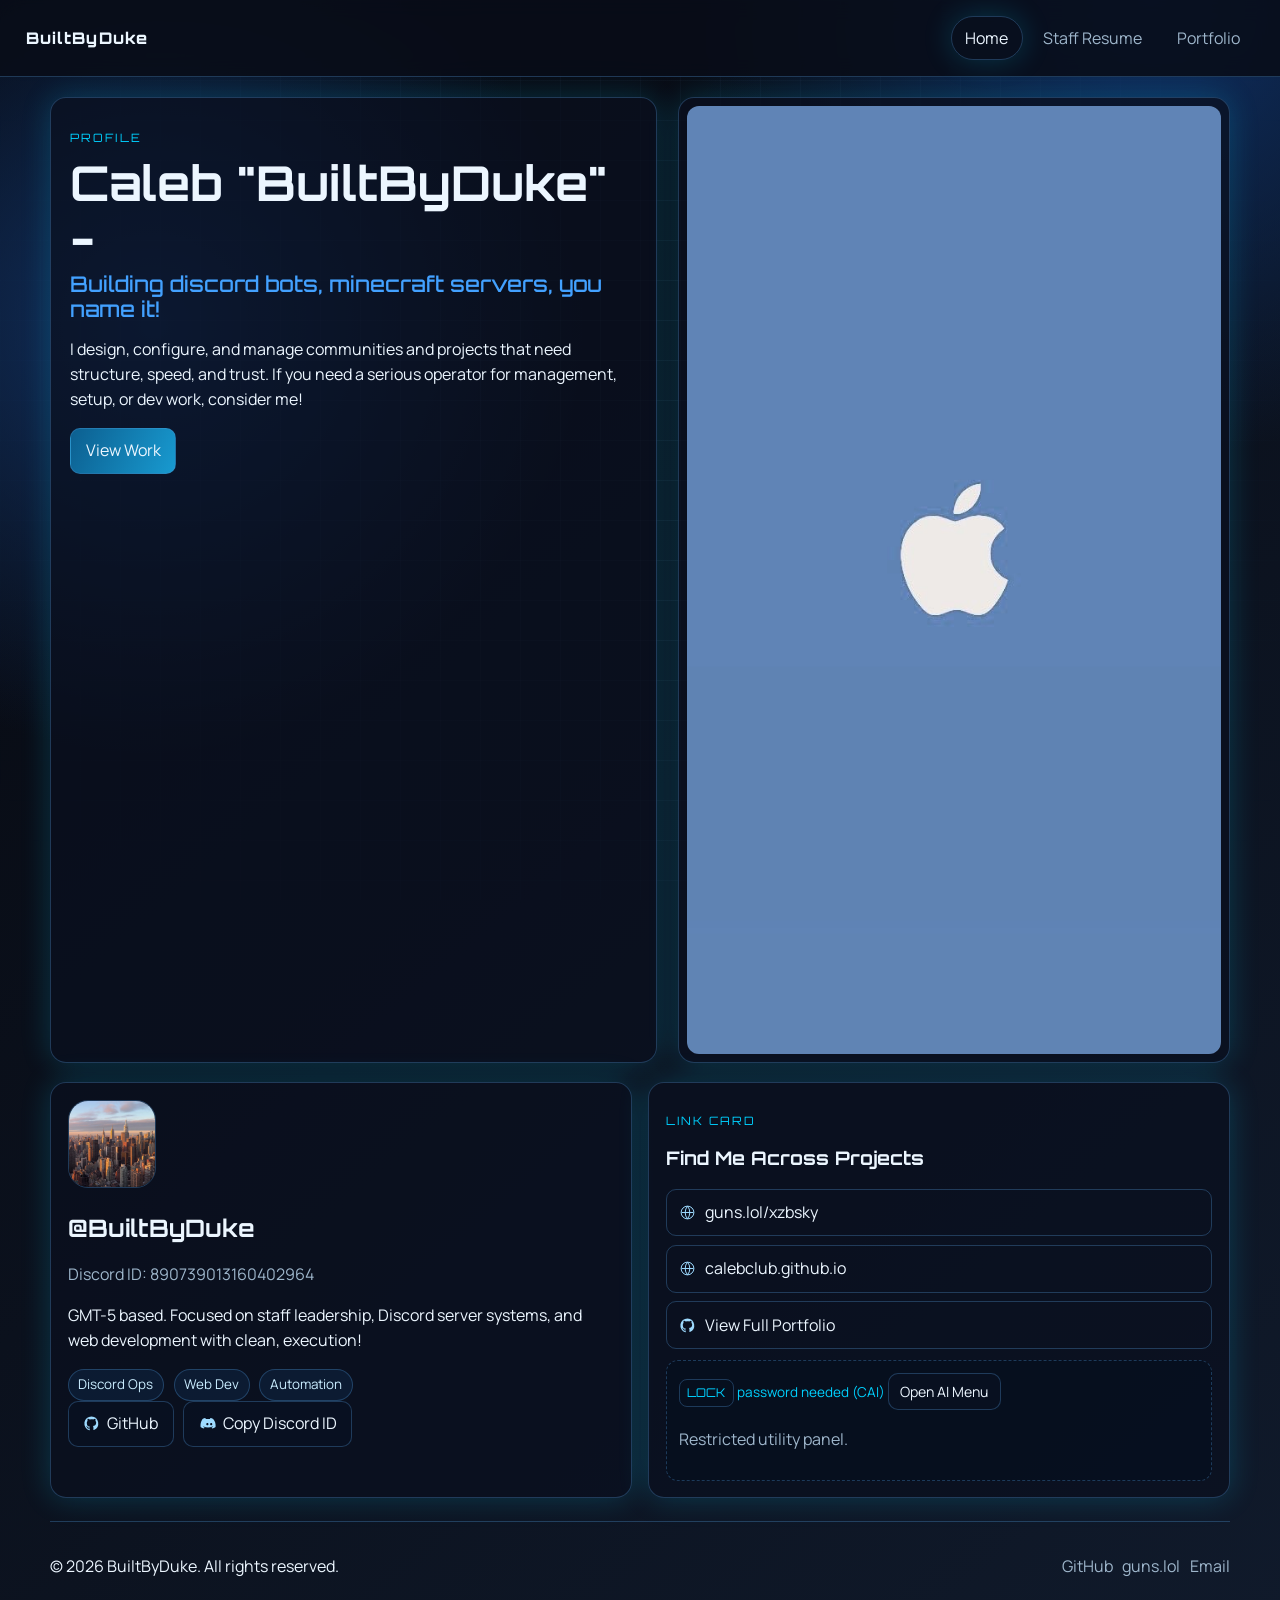
<file: index.html>
<!doctype html>
<html lang="en">
  <head>
    <meta charset="utf-8" />
    <meta name="viewport" content="width=device-width, initial-scale=1" />
    <title>BuiltByDuke | Developer</title>
    <meta
      name="description"
      content="BuiltByDuke - All about me, and my website!"
    />
    <link rel="preconnect" href="https://fonts.googleapis.com" />
    <link rel="preconnect" href="https://fonts.gstatic.com" crossorigin />
    <link
      href="https://fonts.googleapis.com/css2?family=Orbitron:wght@500;700;800&family=Manrope:wght@400;500;700&display=swap"
      rel="stylesheet"
    />
    <link rel="stylesheet" href="style.css" />
  </head>
  <body>
    <div class="site-bg" aria-hidden="true"></div>
    <header class="site-header">
      <a class="brand" href="index.html">BuiltByDuke</a>
      <button class="nav-toggle" type="button" aria-expanded="false" aria-controls="site-nav">
        <span></span><span></span><span></span>
      </button>
      <nav id="site-nav" class="site-nav" aria-label="Main navigation">
        <a class="active" href="index.html">Home</a>
        <a href="staff.html">Staff Resume</a>
        <a href="portfolio.html">Portfolio</a>
      </nav>
    </header>

    <main>
      <section class="hero reveal">
        <div class="hero-copy">
          <p class="kicker">PROFILE</p>
          <h1>
            Caleb "BuiltByDuke" -
            <span>Building discord bots, minecraft servers, you name it! </span>
          </h1>
          <p>
            I design, configure, and manage communities and projects that need structure,
            speed, and trust. If you need a serious operator for management, setup, or dev work, consider me!
          </p>
          <div class="hero-actions">
            <a class="btn btn-primary" href="portfolio.html">View Work</a>
          </div>
        </div>
        <div class="hero-media">
          <img src="assets/images/background.jpg" alt="Cyber style background" />
        </div>
      </section>

      <section class="bio-grid reveal">
        <article class="profile-card">
          <img class="avatar" src="assets/images/profile.jpg" alt="Profile avatar" />
          <h2>@BuiltByDuke</h2>
          <p class="muted">Discord ID: 890739013160402964</p>
          <p>
            GMT-5 based. Focused on staff leadership, Discord server systems, and web development with clean,
            execution!
          </p>
          <div class="chip-row">
            <span class="chip">Discord Ops</span>
            <span class="chip">Web Dev</span>
            <span class="chip">Automation</span>
          </div>
          <div class="profile-actions">
            <a class="icon-btn" href="https://github.com/CalebClub" target="_blank" rel="noreferrer">
              <img src="assets/icons/github.svg" alt="GitHub" />
              GitHub
            </a>
            <button class="icon-btn" data-copy="890739013160402964" type="button">
              <img src="assets/icons/discord.svg" alt="Discord" />
              Copy Discord ID
            </button>
          </div>
        </article>

        <article class="guns-card">
          <p class="kicker">LINK CARD</p>
          <h3>Find Me Across Projects</h3>
          <a class="link-row" href="https://guns.lol/xzbsky" target="_blank" rel="noreferrer">
            <img src="assets/icons/globe.svg" alt="Website" />
            guns.lol/xzbsky
          </a>
          <a class="link-row" href="https://calebclub.github.io" target="_blank" rel="noreferrer">
            <img src="assets/icons/globe.svg" alt="Website" />
            calebclub.github.io
          </a>
          <a class="link-row" href="portfolio.html">
            <img src="assets/icons/github.svg" alt="Portfolio" />
            View Full Portfolio
          </a>

          <div class="ai-lock-card" aria-live="polite">
            <div class="lock-icon" aria-hidden="true">LOCK</div>
            <a class="ai-link" href="https://nexus-coder-4.preview.emergentagent.com/" target="_blank" rel="noreferrer">password needed (CAI)</a>
            <button id="aiLockButton" class="btn btn-small" type="button">Open AI Menu</button>
            <p id="aiLockStatus" class="muted">Restricted utility panel.</p>
          </div>
        </article>
      </section>
    </main>

    <footer class="site-footer">
      <p>© <span id="year"></span> BuiltByDuke. All rights reserved.</p>
      <div class="footer-links">
        <a href="https://github.com/CalebClub" target="_blank" rel="noreferrer">GitHub</a>
        <a href="https://guns.lol/xzbsky" target="_blank" rel="noreferrer">guns.lol</a>
        <a href="mailto:notxzbz@gmail.com">Email</a>
      </div>
    </footer>

    <script src="script.js" defer></script>
  </body>
</html>
</file>
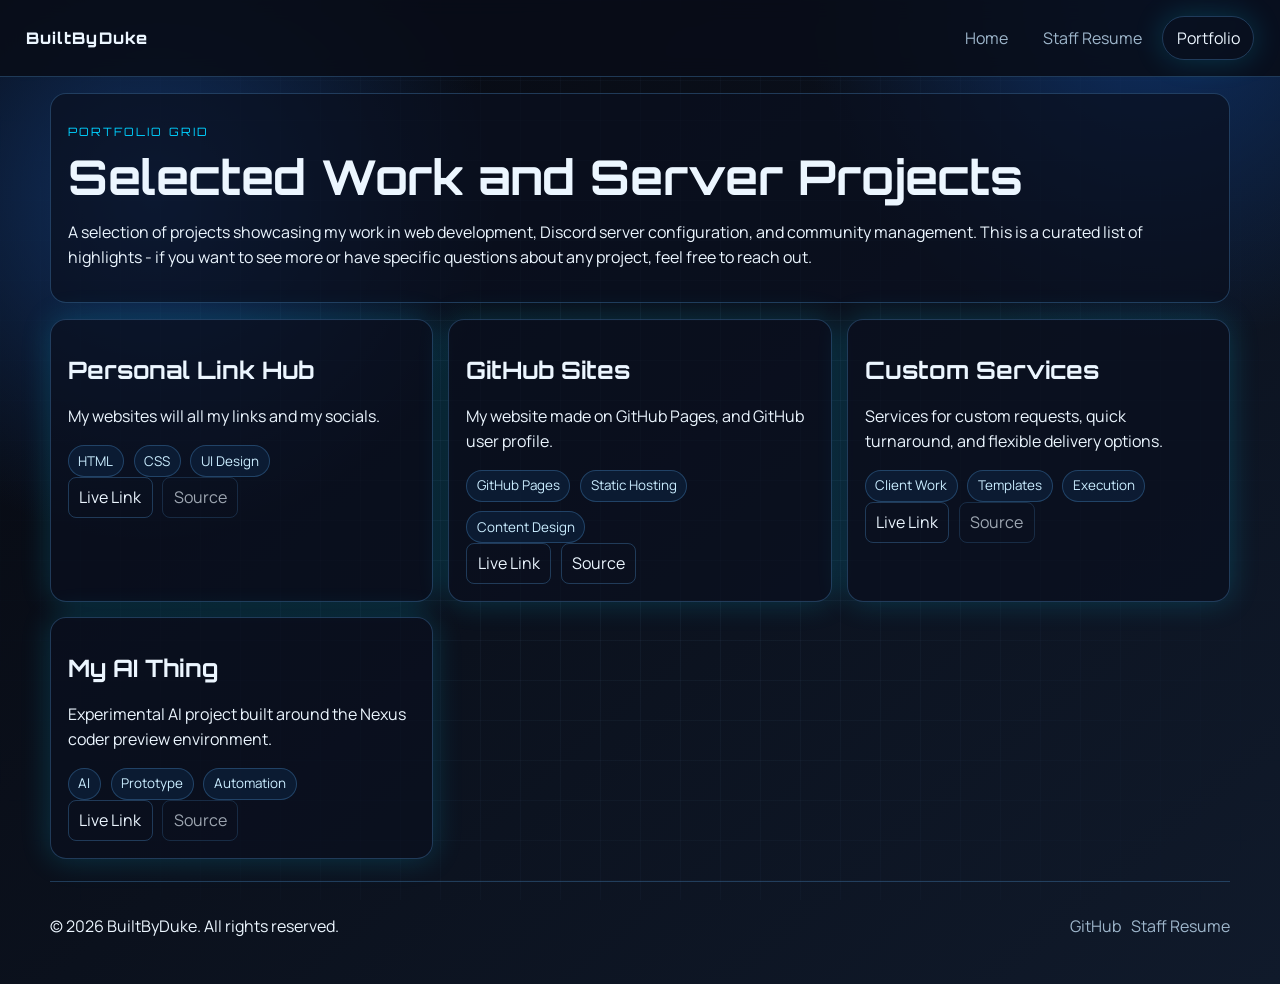
<file: portfolio.html>
<!doctype html>
<html lang="en">
  <head>
    <meta charset="utf-8" />
    <meta name="viewport" content="width=device-width, initial-scale=1" />
    <title>Portfolio | BuiltByDuke</title>
    <meta name="description" content="Portfolio of coding, Discord configuration, and management work by BuiltByDuke." />
    <link rel="preconnect" href="https://fonts.googleapis.com" />
    <link rel="preconnect" href="https://fonts.gstatic.com" crossorigin />
    <link
      href="https://fonts.googleapis.com/css2?family=Orbitron:wght@500;700;800&family=Manrope:wght@400;500;700&display=swap"
      rel="stylesheet"
    />
    <link rel="stylesheet" href="style.css" />
  </head>
  <body>
    <div class="site-bg" aria-hidden="true"></div>
    <header class="site-header">
      <a class="brand" href="index.html">BuiltByDuke</a>
      <button class="nav-toggle" type="button" aria-expanded="false" aria-controls="site-nav">
        <span></span><span></span><span></span>
      </button>
      <nav id="site-nav" class="site-nav" aria-label="Main navigation">
        <a href="index.html">Home</a>
        <a href="staff.html">Staff Resume</a>
        <a class="active" href="portfolio.html">Portfolio</a>
      </nav>
    </header>

    <main class="page-wrap">
      <section class="page-intro reveal">
        <p class="kicker">PORTFOLIO GRID</p>
        <h1>Selected Work and Server Projects</h1>
        <p>
            A selection of projects showcasing my work in web development, Discord server configuration, and
            community management. This is a curated list of highlights - if you want to see more or have specific
            questions about any project, feel free to reach out.
        </p>
      </section>

      <section id="portfolio-grid" class="portfolio-grid reveal" aria-label="Project cards">
        <article class="work-card">
          <h2>Personal Link Hub</h2>
          <p>My websites will all my links and my socials.</p>
          <div class="chip-row">
            <span class="chip">HTML</span>
            <span class="chip">CSS</span>
            <span class="chip">UI Design</span>
          </div>
          <div class="work-links">
            <a href="https://guns.lol/xzbsky" target="_blank" rel="noreferrer">Live Link</a>
            <a href="#" aria-disabled="true">Source</a>
          </div>
        </article>

        <article class="work-card">
          <h2>GitHub Sites</h2>
          <p>My website made on GitHub Pages, and GitHub user profile.</p>
          <div class="chip-row">
            <span class="chip">GitHub Pages</span>
            <span class="chip">Static Hosting</span>
            <span class="chip">Content Design</span>
          </div>
          <div class="work-links">
            <a href="https://calebclub.github.io" target="_blank" rel="noreferrer">Live Link</a>
            <a href="https://github.com/CalebClub" target="_blank" rel="noreferrer">Source</a>
          </div>
        </article>

        <article class="work-card">
          <h2>Custom Services</h2>
          <p>Services for custom requests, quick turnaround, and flexible delivery options.</p>
          <div class="chip-row">
            <span class="chip">Client Work</span>
            <span class="chip">Templates</span>
            <span class="chip">Execution</span>
          </div>
          <div class="work-links">
            <a href="https://tinyurl.com/BBDSe60X" target="_blank" rel="noreferrer">Live Link</a>
            <a href="#" aria-disabled="true">Source</a>
          </div>
        </article>

        <article class="work-card">
          <h2>My AI Thing</h2>
          <p>Experimental AI project built around the Nexus coder preview environment.</p>
          <div class="chip-row">
            <span class="chip">AI</span>
            <span class="chip">Prototype</span>
            <span class="chip">Automation</span>
          </div>
          <div class="work-links">
            <a href="https://nexus-coder-4.preview.emergentagent.com/" target="_blank" rel="noreferrer">Live Link</a>
            <a href="#" aria-disabled="true">Source</a>
          </div>
        </article>

      </section>
    </main>

    <footer class="site-footer">
      <p>© <span id="year"></span> BuiltByDuke. All rights reserved.</p>
      <div class="footer-links">
        <a href="https://github.com/CalebClub" target="_blank" rel="noreferrer">GitHub</a>
        <a href="staff.html">Staff Resume</a>
      </div>
    </footer>

    <script src="script.js" defer></script>
  </body>
</html>
</file>
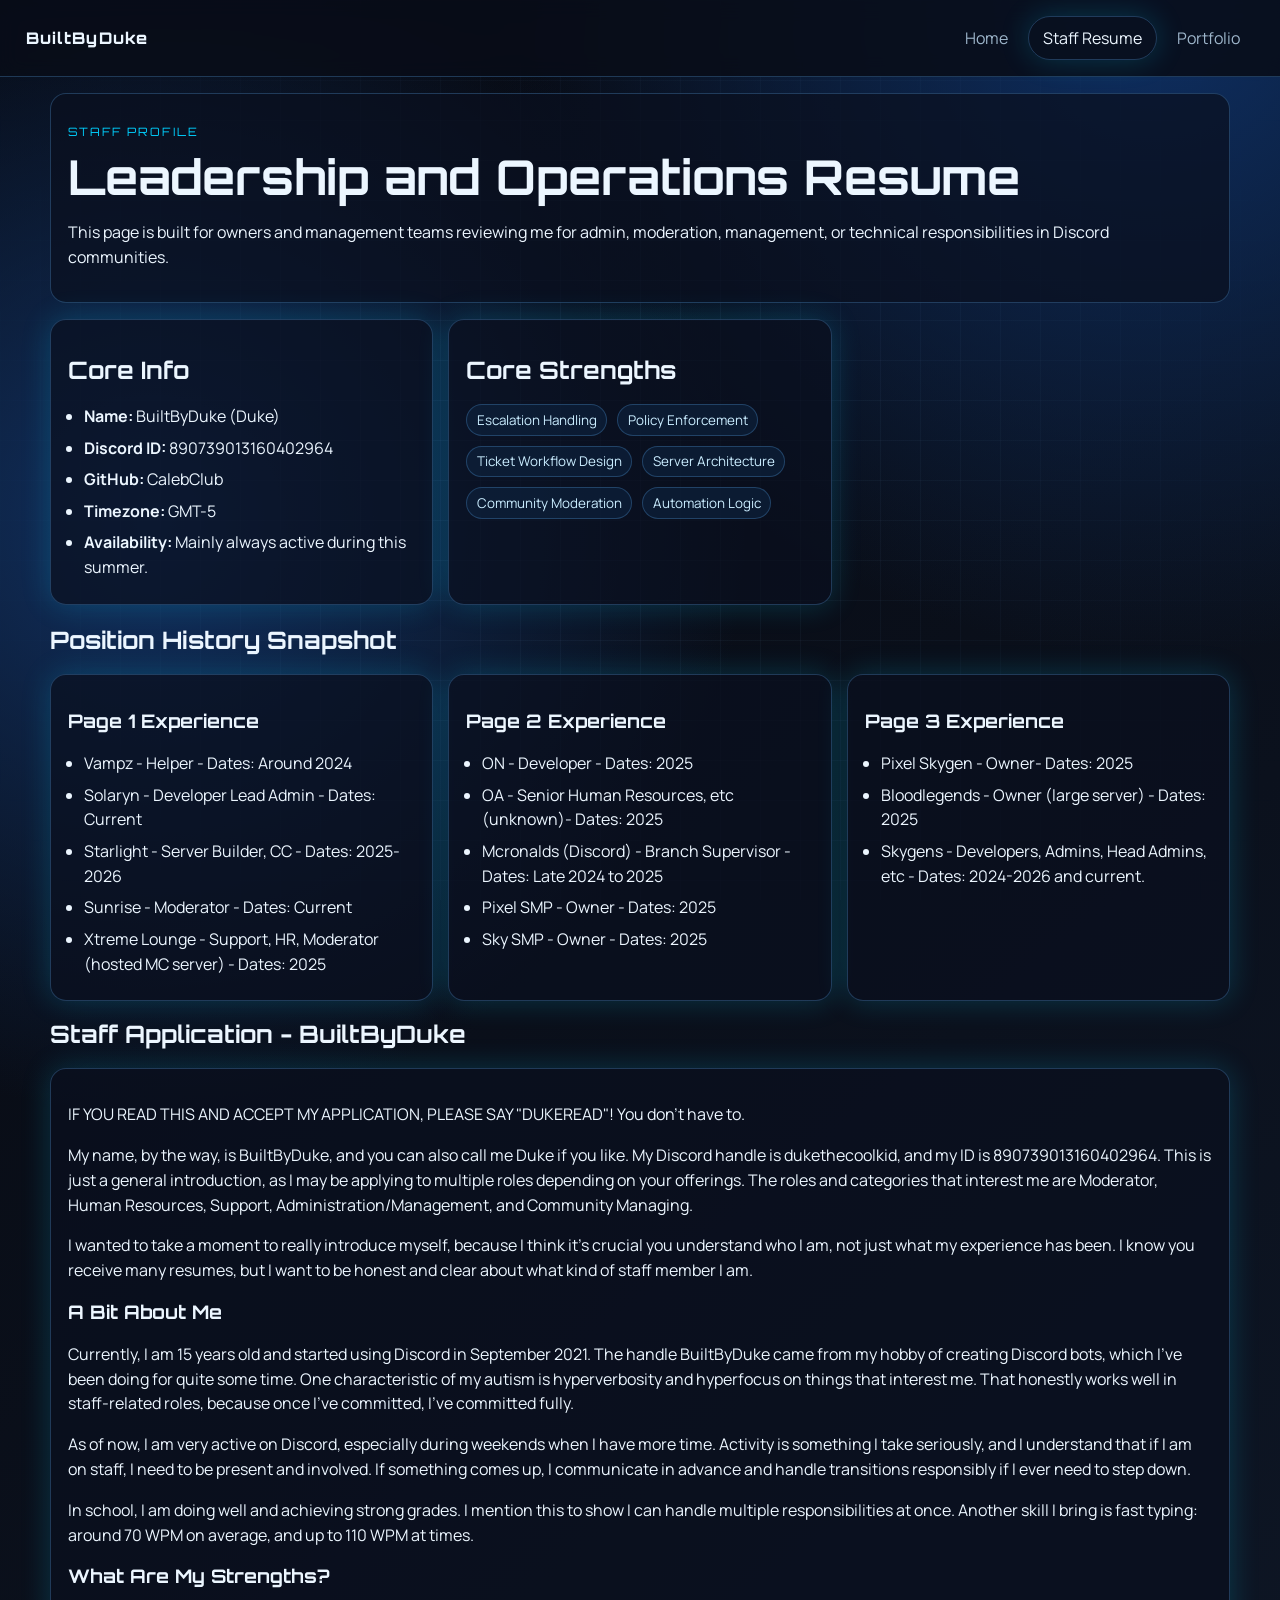
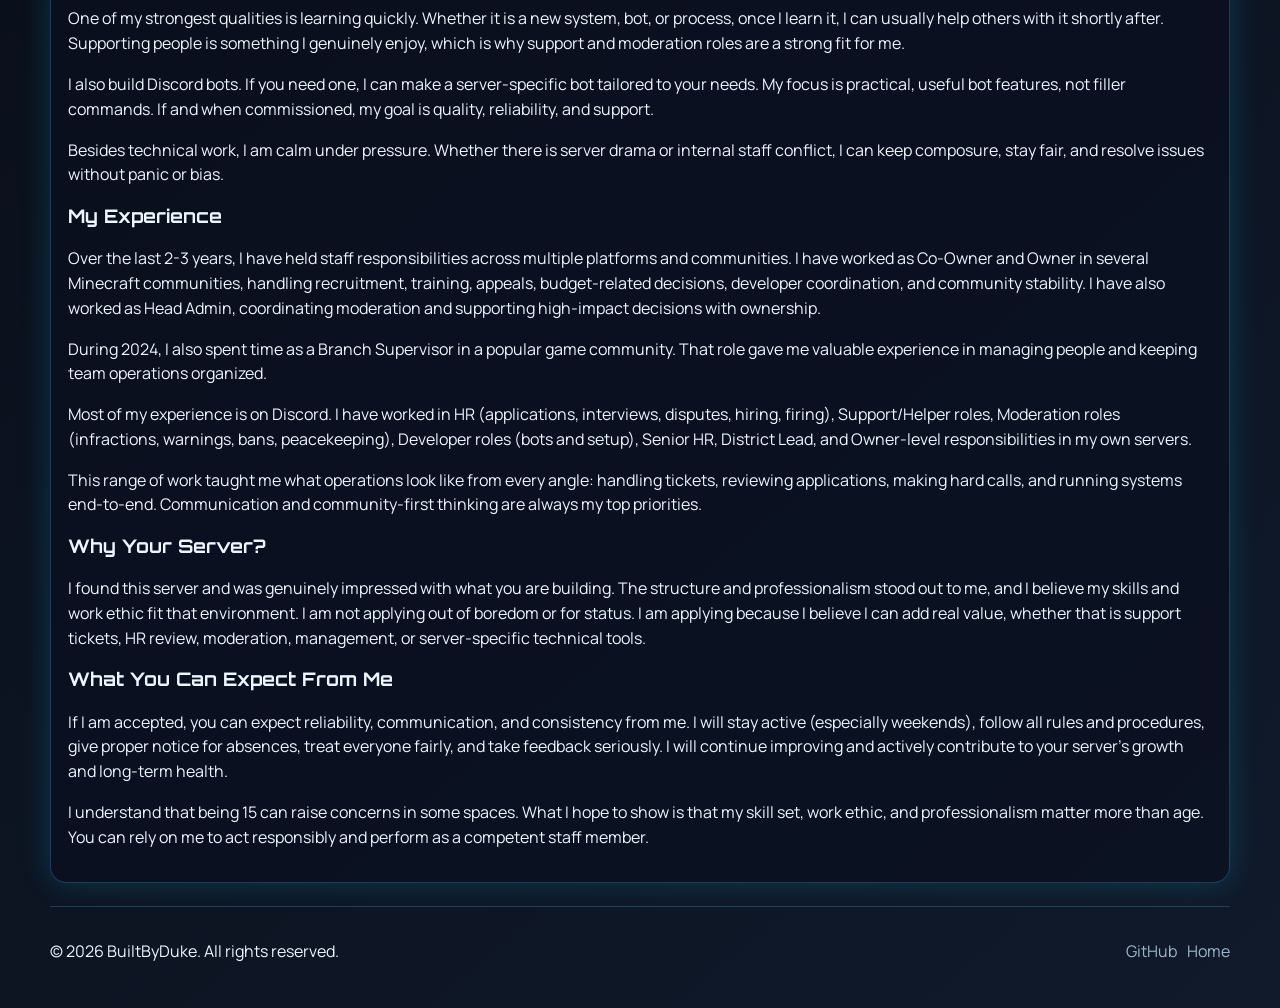
<file: staff.html>
<!doctype html>
<html lang="en">
  <head>
    <meta charset="utf-8" />
    <meta name="viewport" content="width=device-width, initial-scale=1" />
    <title>Staff Resume | BuiltByDuke</title>
    <meta name="description" content="Staff and management resume for Discord server owners and hiring teams." />
    <link rel="preconnect" href="https://fonts.googleapis.com" />
    <link rel="preconnect" href="https://fonts.gstatic.com" crossorigin />
    <link
      href="https://fonts.googleapis.com/css2?family=Orbitron:wght@500;700;800&family=Manrope:wght@400;500;700&display=swap"
      rel="stylesheet"
    />
    <link rel="stylesheet" href="style.css" />
  </head>
  <body>
    <div class="site-bg" aria-hidden="true"></div>
    <header class="site-header">
      <a class="brand" href="index.html">BuiltByDuke</a>
      <button class="nav-toggle" type="button" aria-expanded="false" aria-controls="site-nav">
        <span></span><span></span><span></span>
      </button>
      <nav id="site-nav" class="site-nav" aria-label="Main navigation">
        <a href="index.html">Home</a>
        <a class="active" href="staff.html">Staff Resume</a>
        <a href="portfolio.html">Portfolio</a>
      </nav>
    </header>

    <main class="page-wrap">
      <section class="page-intro reveal">
        <p class="kicker">STAFF PROFILE</p>
        <h1>Leadership and Operations Resume</h1>
        <p>
          This page is built for owners and management teams reviewing me for admin, moderation, management,
          or technical responsibilities in Discord communities.
        </p>
      </section>

      <section class="identity-grid reveal">
        <article class="panel">
          <h2>Core Info</h2>
          <ul class="key-list">
            <li><strong>Name:</strong> BuiltByDuke (Duke)</li>
            <li><strong>Discord ID:</strong> 890739013160402964</li>
            <li><strong>GitHub:</strong> CalebClub</li>
            <li><strong>Timezone:</strong> GMT-5</li>
            <li><strong>Availability:</strong> Mainly always active during this summer.</li>
          </ul>
        </article>
        <article class="panel">
          <h2>Core Strengths</h2>
          <div class="chip-row">
            <span class="chip">Escalation Handling</span>
            <span class="chip">Policy Enforcement</span>
            <span class="chip">Ticket Workflow Design</span>
            <span class="chip">Server Architecture</span>
            <span class="chip">Community Moderation</span>
            <span class="chip">Automation Logic</span>
          </div>
        </article>
      </section>

      <section class="timeline reveal">
        <h2>Position History Snapshot</h2>
        <div class="timeline-grid">
          <article class="panel">
            <h3>Page 1 Experience</h3>
            <ul class="line-list">
              <li>Vampz - Helper - Dates: Around 2024</li>
              <li>Solaryn - Developer Lead Admin - Dates: Current</li>
              <li>Starlight - Server Builder, CC - Dates: 2025-2026</li>
              <li>Sunrise - Moderator - Dates: Current</li>
              <li>Xtreme Lounge - Support, HR, Moderator (hosted MC server) - Dates: 2025</li>
            


            </ul>
          </article>
          <article class="panel">
            <h3>Page 2 Experience</h3>
            <ul class="line-list">
              <li>ON - Developer - Dates: 2025</li>
              <li>OA - Senior Human Resources, etc (unknown)- Dates: 2025</li>
              <li>Mcronalds (Discord) - Branch Supervisor - Dates: Late 2024 to 2025</li>
              <li>Pixel SMP - Owner - Dates: 2025</li>
              <li>Sky SMP - Owner - Dates: 2025</li>
            </ul>
          </article>
          <article class="panel">
            <h3>Page 3 Experience</h3>
            <ul class="line-list">
              <li>Pixel Skygen - Owner- Dates: 2025</li>
              <li>Bloodlegends - Owner (large server) - Dates: 2025</li>
              <li>Skygens - Developers, Admins, Head Admins, etc - Dates: 2024-2026 and current.</li>
            </ul>
          </article>
        </div>
      </section>

      <section class="reveal">
        <h2>Staff Application - BuiltByDuke</h2>
        <article class="panel">
          <p>
            IF YOU READ THIS AND ACCEPT MY APPLICATION, PLEASE SAY "DUKEREAD"! You don't have to.
          </p>
          <p>
            My name, by the way, is BuiltByDuke, and you can also call me Duke if you like. My Discord handle is
            dukethecoolkid, and my ID is 890739013160402964. This is just a general introduction, as I may be
            applying to multiple roles depending on your offerings. The roles and categories that interest me are
            Moderator, Human Resources, Support, Administration/Management, and Community Managing.
          </p>
          <p>
            I wanted to take a moment to really introduce myself, because I think it's crucial you understand who I
            am, not just what my experience has been. I know you receive many resumes, but I want to be honest and
            clear about what kind of staff member I am.
          </p>

          <h3>A Bit About Me</h3>
          <p>
            Currently, I am 15 years old and started using Discord in September 2021. The handle BuiltByDuke came
            from my hobby of creating Discord bots, which I've been doing for quite some time. One characteristic
            of my autism is hyperverbosity and hyperfocus on things that interest me. That honestly works well in
            staff-related roles, because once I've committed, I've committed fully.
          </p>
          <p>
            As of now, I am very active on Discord, especially during weekends when I have more time. Activity is
            something I take seriously, and I understand that if I am on staff, I need to be present and involved.
            If something comes up, I communicate in advance and handle transitions responsibly if I ever need to
            step down.
          </p>
          <p>
            In school, I am doing well and achieving strong grades. I mention this to show I can handle multiple
            responsibilities at once. Another skill I bring is fast typing: around 70 WPM on average, and up to
            110 WPM at times.
          </p>

          <h3>What Are My Strengths?</h3>
          <p>
            One of my strongest qualities is learning quickly. Whether it is a new system, bot, or process, once I
            learn it, I can usually help others with it shortly after. Supporting people is something I genuinely
            enjoy, which is why support and moderation roles are a strong fit for me.
          </p>
          <p>
            I also build Discord bots. If you need one, I can make a server-specific bot tailored to your needs.
            My focus is practical, useful bot features, not filler commands. If and when commissioned, my goal is
            quality, reliability, and support.
          </p>
          <p>
            Besides technical work, I am calm under pressure. Whether there is server drama or internal staff
            conflict, I can keep composure, stay fair, and resolve issues without panic or bias.
          </p>

          <h3>My Experience</h3>
          <p>
            Over the last 2-3 years, I have held staff responsibilities across multiple platforms and communities.
            I have worked as Co-Owner and Owner in several Minecraft communities, handling recruitment, training,
            appeals, budget-related decisions, developer coordination, and community stability. I have also worked
            as Head Admin, coordinating moderation and supporting high-impact decisions with ownership.
          </p>
          <p>
            During 2024, I also spent time as a Branch Supervisor in a popular game community. That role gave me
            valuable experience in managing people and keeping team operations organized.
          </p>
          <p>
            Most of my experience is on Discord. I have worked in HR (applications, interviews, disputes, hiring,
            firing), Support/Helper roles, Moderation roles (infractions, warnings, bans, peacekeeping), Developer
            roles (bots and setup), Senior HR, District Lead, and Owner-level responsibilities in my own servers.
          </p>
          <p>
            This range of work taught me what operations look like from every angle: handling tickets, reviewing
            applications, making hard calls, and running systems end-to-end. Communication and community-first
            thinking are always my top priorities.
          </p>

          <h3>Why Your Server?</h3>
          <p>
            I found this server and was genuinely impressed with what you are building. The structure and
            professionalism stood out to me, and I believe my skills and work ethic fit that environment. I am not
            applying out of boredom or for status. I am applying because I believe I can add real value, whether
            that is support tickets, HR review, moderation, management, or server-specific technical tools.
          </p>

          <h3>What You Can Expect From Me</h3>
          <p>
            If I am accepted, you can expect reliability, communication, and consistency from me. I will stay
            active (especially weekends), follow all rules and procedures, give proper notice for absences, treat
            everyone fairly, and take feedback seriously. I will continue improving and actively contribute to your
            server's growth and long-term health.
          </p>
          <p>
            I understand that being 15 can raise concerns in some spaces. What I hope to show is that my skill set,
            work ethic, and professionalism matter more than age. You can rely on me to act responsibly and perform
            as a competent staff member.
          </p>
        </article>
      </section>
    </main>

    <footer class="site-footer">
      <p>© <span id="year"></span> BuiltByDuke. All rights reserved.</p>
      <div class="footer-links">
        <a href="https://github.com/CalebClub" target="_blank" rel="noreferrer">GitHub</a>
        <a href="index.html">Home</a>
      </div>
    </footer>

    <script src="script.js" defer></script>
  </body>
</html>
</file>
<file: style.css>
:root {
  --bg-0: #06080f;
  --bg-1: #0c1220;
  --bg-2: #101a2b;
  --surface: rgba(10, 16, 31, 0.72);
  --surface-strong: rgba(9, 17, 34, 0.9);
  --text: #ecf6ff;
  --text-muted: #9eb6cb;
  --accent: #00d1ff;
  --accent-2: #43a1ff;
  --line: rgba(75, 140, 201, 0.35);
  --glow: 0 0 30px rgba(0, 209, 255, 0.2);
  --radius: 16px;
}

* {
  box-sizing: border-box;
}

html,
body {
  margin: 0;
  min-height: 100%;
}

body {
  font-family: "Manrope", sans-serif;
  color: var(--text);
  background: radial-gradient(circle at 12% 20%, #11305f 0%, transparent 25%),
    radial-gradient(circle at 90% 0%, #0e2f62 0%, transparent 23%), linear-gradient(140deg, var(--bg-0), var(--bg-2));
  line-height: 1.55;
}

.site-bg {
  position: fixed;
  inset: 0;
  pointer-events: none;
  background-image: linear-gradient(rgba(150, 200, 255, 0.05) 1px, transparent 1px),
    linear-gradient(90deg, rgba(150, 200, 255, 0.05) 1px, transparent 1px);
  background-size: 40px 40px;
  mask-image: radial-gradient(circle at center, #000 20%, transparent 95%);
  z-index: -1;
}

.site-header {
  position: sticky;
  top: 0;
  z-index: 20;
  display: flex;
  align-items: center;
  justify-content: space-between;
  gap: 1rem;
  padding: 1rem clamp(1rem, 2vw, 2rem);
  border-bottom: 1px solid var(--line);
  background: rgba(8, 13, 24, 0.88);
  backdrop-filter: blur(10px);
}

.brand {
  font-family: "Orbitron", sans-serif;
  font-weight: 800;
  text-decoration: none;
  color: var(--text);
  letter-spacing: 0.08em;
}

.site-nav {
  display: flex;
  gap: 0.35rem;
}

.site-nav a {
  color: var(--text-muted);
  text-decoration: none;
  padding: 0.55rem 0.85rem;
  border: 1px solid transparent;
  border-radius: 999px;
  transition: 180ms ease;
}

.site-nav a:hover,
.site-nav a.active {
  color: var(--text);
  border-color: var(--line);
  box-shadow: var(--glow);
}

.nav-toggle {
  display: none;
  border: 1px solid var(--line);
  background: var(--surface);
  border-radius: 10px;
  width: 44px;
  height: 40px;
  align-items: center;
  justify-content: center;
  gap: 4px;
  padding: 0;
}

.nav-toggle span {
  display: block;
  width: 18px;
  height: 2px;
  background: var(--text);
}

main,
.page-wrap,
.not-found-wrap {
  width: min(1180px, calc(100% - 2rem));
  margin: 0 auto;
}

.hero {
  display: grid;
  grid-template-columns: 1.1fr 1fr;
  gap: 1.3rem;
  align-items: stretch;
  margin-top: 1.25rem;
}

.hero-copy,
.hero-media,
.profile-card,
.guns-card,
.panel,
.work-card,
.emergency-block,
.not-found-wrap {
  background: var(--surface);
  border: 1px solid var(--line);
  border-radius: var(--radius);
  box-shadow: var(--glow);
}

.hero-copy {
  padding: 1.2rem;
}

.kicker {
  color: var(--accent);
  font-family: "Orbitron", sans-serif;
  font-size: 0.72rem;
  letter-spacing: 0.18em;
  margin-bottom: 0.5rem;
}

h1,
h2,
h3 {
  font-family: "Orbitron", sans-serif;
  line-height: 1.15;
}

h1 {
  margin: 0;
  font-size: clamp(1.8rem, 4.8vw, 3rem);
}

h1 span {
  display: block;
  margin-top: 0.4rem;
  color: var(--accent-2);
  font-size: clamp(1rem, 2.1vw, 1.35rem);
  font-weight: 500;
}

.hero-actions,
.profile-actions,
.footer-links,
.emergency-actions,
.work-links,
.chip-row {
  display: flex;
  flex-wrap: wrap;
  gap: 0.6rem;
}

.btn,
.icon-btn {
  border: 1px solid var(--line);
  border-radius: 10px;
  background: var(--surface-strong);
  color: var(--text);
  text-decoration: none;
  cursor: pointer;
  padding: 0.6rem 0.9rem;
  font: inherit;
  transition: 180ms ease;
}

.btn:hover,
.icon-btn:hover,
.work-links a:hover {
  transform: translateY(-1px);
  border-color: var(--accent);
  box-shadow: var(--glow);
}

.btn-primary {
  background: linear-gradient(115deg, #0c5f90, #189ad0);
}

.btn-ghost {
  background: rgba(14, 27, 49, 0.8);
}

.btn-small {
  padding: 0.42rem 0.72rem;
  font-size: 0.88rem;
}

.hero-media {
  padding: 0.5rem;
}

.hero-media img {
  display: block;
  width: 100%;
  height: 100%;
  object-fit: cover;
  border-radius: 12px;
  min-height: 260px;
}

.bio-grid {
  margin: 1.2rem 0 1.4rem;
  display: grid;
  grid-template-columns: 1fr 1fr;
  gap: 1rem;
}

.profile-card,
.guns-card,
.panel,
.work-card,
.emergency-block,
.page-intro {
  padding: 1.05rem;
}

.avatar {
  width: 88px;
  height: 88px;
  border-radius: 20px;
  object-fit: cover;
  border: 1px solid var(--line);
}

.muted {
  color: var(--text-muted);
}

.chip {
  border: 1px solid var(--line);
  border-radius: 999px;
  padding: 0.28rem 0.6rem;
  font-size: 0.84rem;
  color: #caedff;
  background: rgba(13, 34, 60, 0.7);
}

.icon-btn {
  display: inline-flex;
  align-items: center;
  gap: 0.45rem;
}

.icon-btn img,
.link-row img {
  width: 17px;
  height: 17px;
}

.link-row {
  display: flex;
  align-items: center;
  gap: 0.55rem;
  color: var(--text);
  text-decoration: none;
  padding: 0.65rem 0.75rem;
  border: 1px solid var(--line);
  border-radius: 10px;
  margin-bottom: 0.55rem;
  transition: 180ms ease;
}

.link-row:hover {
  border-color: var(--accent);
}

.ai-lock-card {
  margin-top: 0.7rem;
  padding: 0.75rem;
  border: 1px dashed var(--line);
  border-radius: 12px;
  background: rgba(5, 16, 31, 0.65);
}

.ai-link {
  display: inline-block;
  margin-bottom: 0.24rem;
  color: var(--accent);
  text-decoration: none;
  font-size: 0.85rem;
}

.ai-link:hover {
  text-decoration: underline;
}

.lock-icon {
  display: inline-block;
  padding: 0.22rem 0.44rem;
  margin-bottom: 0.24rem;
  border: 1px solid var(--line);
  border-radius: 8px;
  color: var(--accent);
  font-family: "Orbitron", sans-serif;
  font-size: 0.75rem;
}

.page-intro {
  margin-top: 1rem;
  background: var(--surface);
  border: 1px solid var(--line);
  border-radius: var(--radius);
}

.identity-grid,
.timeline-grid,
.portfolio-grid {
  display: grid;
  grid-template-columns: repeat(3, 1fr);
  gap: 0.95rem;
  margin-top: 1rem;
}

.key-list,
.line-list {
  margin: 0;
  padding-left: 1rem;
}

.line-list li,
.key-list li {
  margin: 0.42rem 0;
}

.timeline h2 {
  margin-top: 1.4rem;
}

.work-links a {
  border: 1px solid var(--line);
  border-radius: 8px;
  color: var(--text);
  text-decoration: none;
  padding: 0.45rem 0.65rem;
  transition: 180ms ease;
}

.work-links a[aria-disabled="true"] {
  opacity: 0.65;
  pointer-events: none;
}

.emergency-block {
  margin-top: 1.2rem;
  background: linear-gradient(120deg, rgba(12, 24, 45, 0.92), rgba(16, 58, 89, 0.74));
}

.site-footer {
  margin-top: 1.4rem;
  border-top: 1px solid var(--line);
  display: flex;
  justify-content: space-between;
  align-items: center;
  gap: 1rem;
  width: min(1180px, calc(100% - 2rem));
  margin-inline: auto;
  padding: 1rem 0 1.8rem;
}

.site-footer a {
  color: var(--text-muted);
  text-decoration: none;
}

.site-footer a:hover {
  color: var(--text);
}

.not-found-wrap {
  margin-top: 8vh;
  padding: clamp(1.2rem, 3vw, 2.2rem);
  text-align: center;
}

.reveal {
  opacity: 0;
  transform: translateY(16px);
  transition: 560ms ease;
}

.reveal.is-visible {
  opacity: 1;
  transform: translateY(0);
}

@media (max-width: 980px) {
  .hero,
  .bio-grid,
  .identity-grid,
  .timeline-grid,
  .portfolio-grid {
    grid-template-columns: 1fr;
  }

  .site-nav {
    position: absolute;
    right: 1rem;
    top: 68px;
    background: rgba(7, 14, 27, 0.97);
    border: 1px solid var(--line);
    border-radius: 12px;
    padding: 0.5rem;
    flex-direction: column;
    width: min(260px, calc(100vw - 2rem));
    transform-origin: top right;
    transform: scale(0.98);
    opacity: 0;
    pointer-events: none;
  }

  .site-nav.is-open {
    opacity: 1;
    pointer-events: auto;
    transform: scale(1);
  }

  .nav-toggle {
    display: inline-flex;
  }

  .site-footer {
    flex-direction: column;
    align-items: flex-start;
  }
}
</file>
